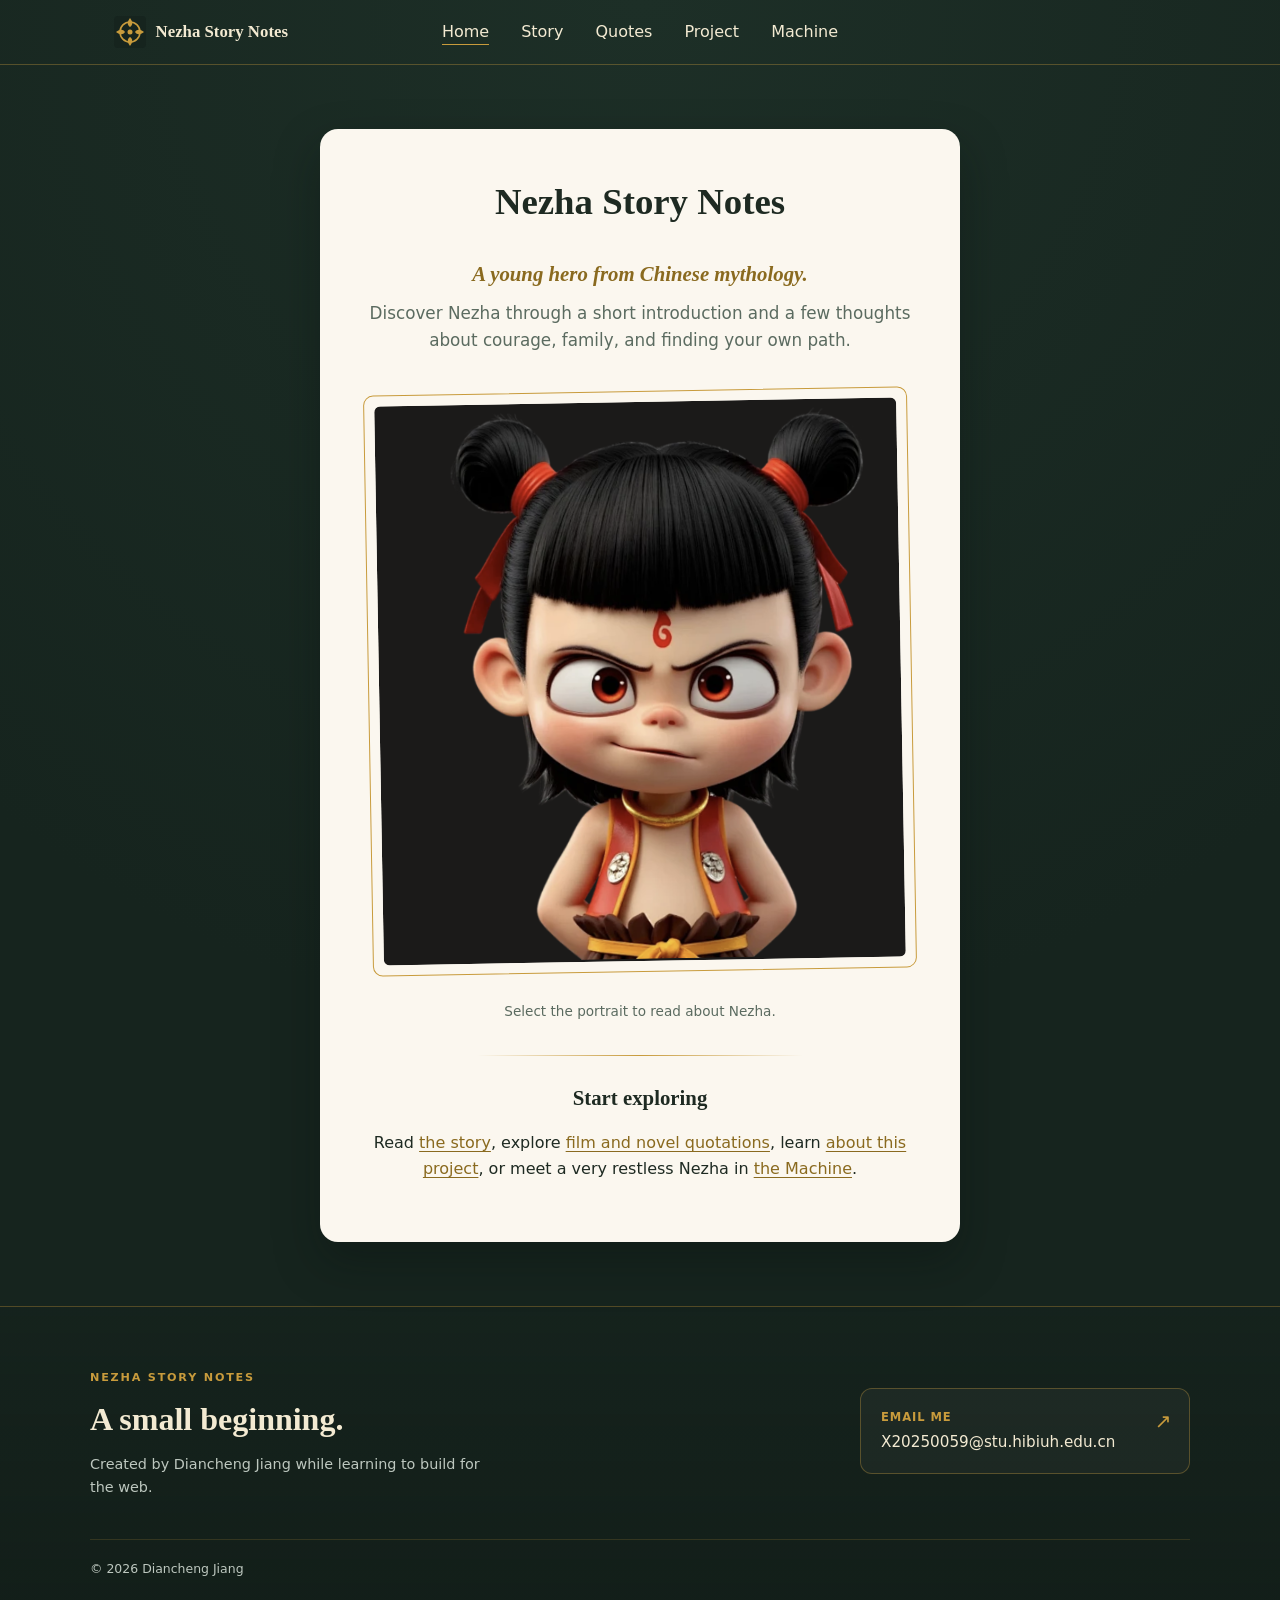
<file: index.html>
<!DOCTYPE html>
<html lang="en">
<head>
    <meta charset="UTF-8">
    <meta name="viewport" content="width=device-width, initial-scale=1.0">
    <title>Nezha Story Notes</title>
    <meta name="description" content="A simple guide to Nezha, with a short story, film quotes, and notes about the website.">
    <link rel="icon" type="image/svg+xml" href="favicon.svg">
    <link rel="icon" type="image/png" href="favicon-32.png" sizes="32x32">
    <link rel="apple-touch-icon" href="apple-touch-icon.png" sizes="180x180">
    <meta property="og:title" content="Nezha Story Notes">
    <meta property="og:description" content="A simple guide to Nezha, with a short story, film quotes, and notes about the website.">
    <meta property="og:type" content="website">
    <meta property="og:url" content="https://chengdianjiang0705-dotcom.github.io/Learning-HTML/">
    <meta property="og:image" content="https://chengdianjiang0705-dotcom.github.io/Learning-HTML/02-images/og-image.jpg">
    <meta property="og:image:width" content="1200">
    <meta property="og:image:height" content="630">
    <meta property="og:image:alt" content="Nezha Story Notes, a beginner website by Diancheng Jiang">
    <meta name="twitter:card" content="summary_large_image">
    <link rel="stylesheet" href="styles.css">
    <script src="nav.js" defer></script>
</head>
<body>
    <header class="site-header" id="site-header"></header>

    <main class="card">
        <h1>Nezha Story Notes</h1>
        <h2 class="tagline">A young hero from Chinese mythology.</h2>
        <p class="lead">Discover Nezha through a short introduction and a few thoughts about courage, family, and finding your own path.</p>

        <a class="hero-frame" href="story.html">
            <img src="nezha.png" alt="A stylised portrait of Nezha with two hair buns, a red forehead mark, and red ribbons" class="main-img" width="681" height="729">
        </a>
        <p class="image-caption">Select the portrait to read about Nezha.</p>

        <div class="divider" role="presentation"></div>
        <h2>Start exploring</h2>
        <p>Read <a href="story.html">the story</a>, explore <a href="quotes.html">film and novel quotations</a>, learn <a href="project.html">about this project</a>, or meet a very restless Nezha in <a href="machine.html">the Machine</a>.</p>
    </main>

    <footer class="site-footer" id="site-footer"></footer>
</body>
</html>
</file>
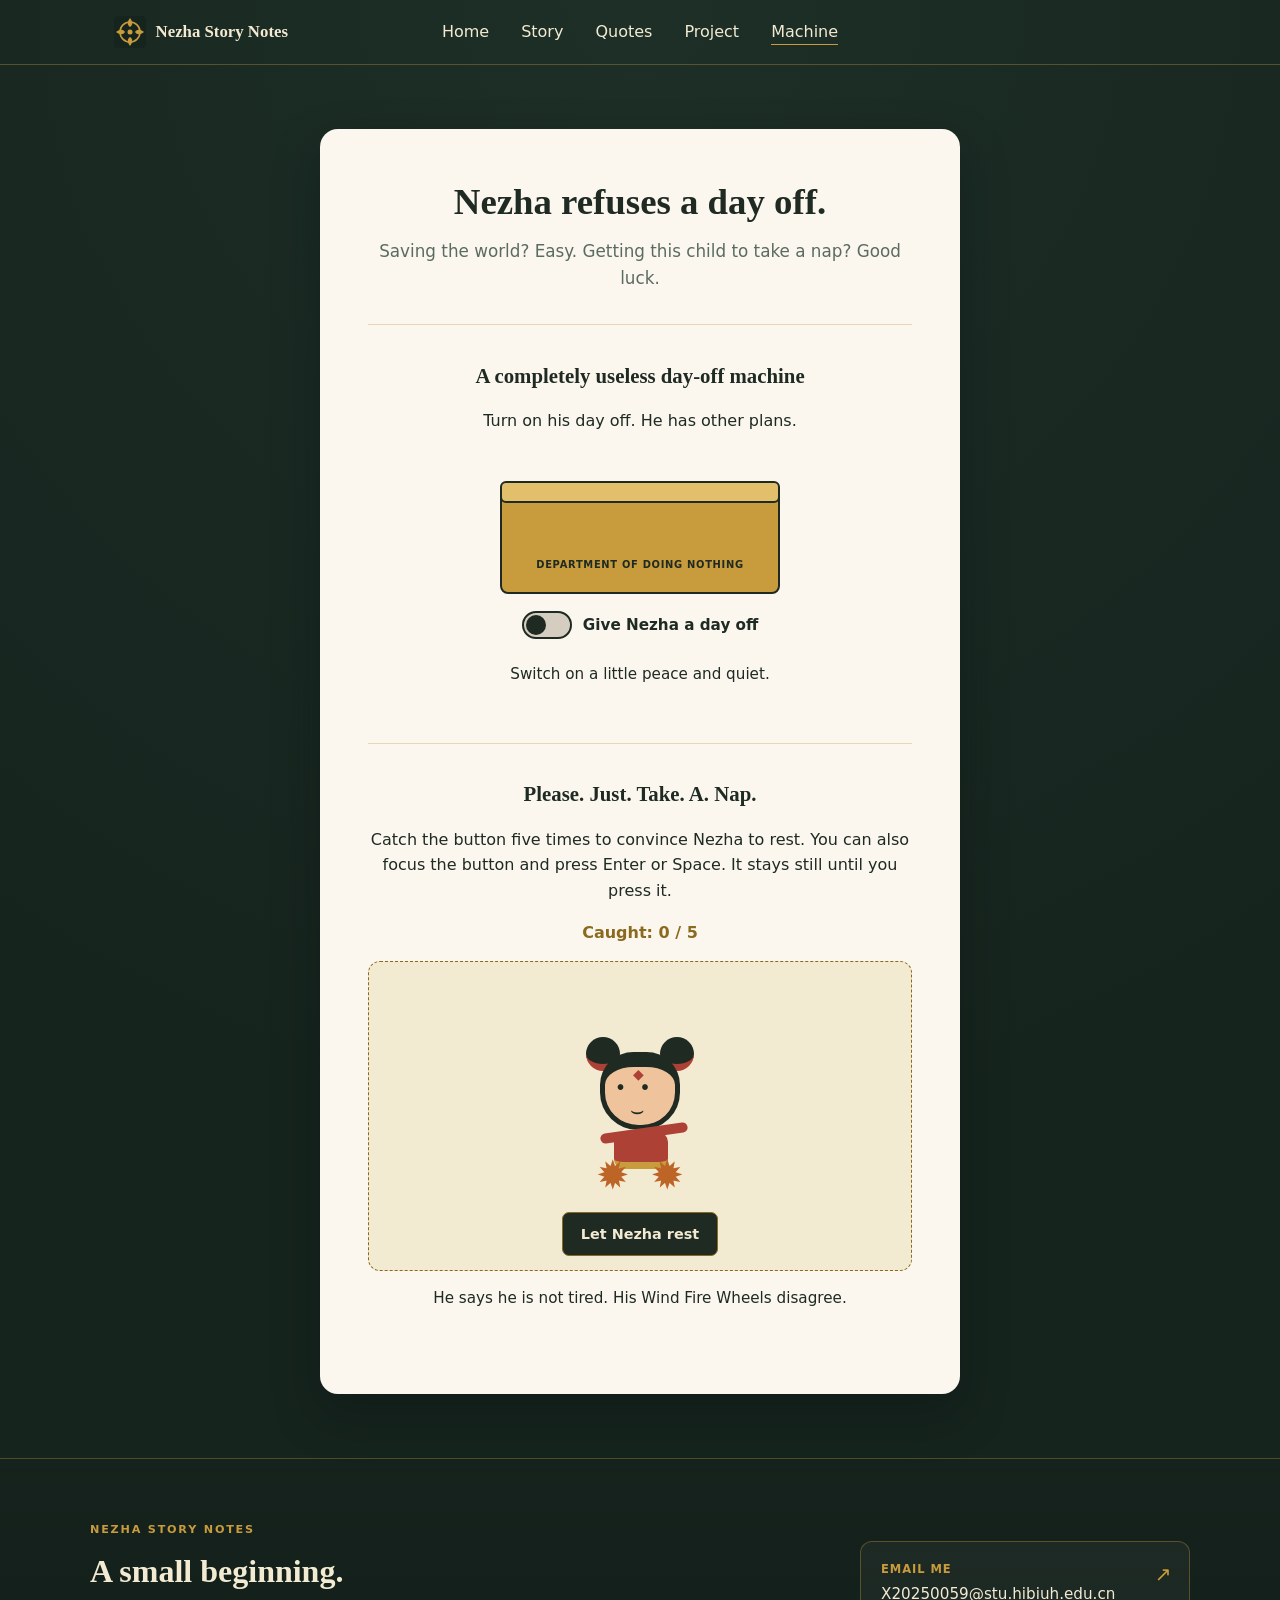
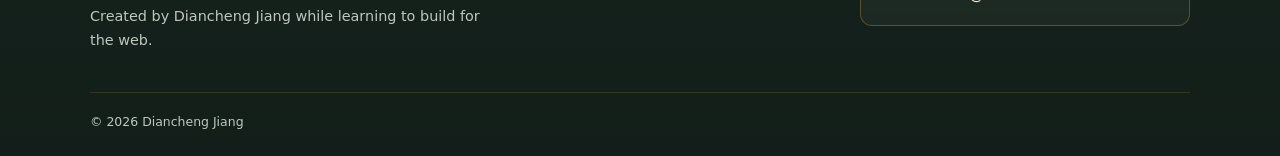
<file: machine.html>
<!DOCTYPE html>
<html lang="en">
<head>
    <meta charset="UTF-8">
    <meta name="viewport" content="width=device-width, initial-scale=1.0">
    <title>Machine — Nezha Story Notes</title>
    <meta name="description" content="Try to give Nezha a day off: a self-closing switch and a playful runaway-button game.">
    <link rel="icon" type="image/svg+xml" href="favicon.svg">
    <link rel="icon" type="image/png" href="favicon-32.png" sizes="32x32">
    <link rel="apple-touch-icon" href="apple-touch-icon.png" sizes="180x180">
    <meta property="og:title" content="Machine — Nezha Story Notes">
    <meta property="og:description" content="Try to give Nezha a day off: a self-closing switch and a playful runaway-button game.">
    <meta property="og:type" content="website">
    <meta property="og:url" content="https://chengdianjiang0705-dotcom.github.io/Learning-HTML/machine.html">
    <meta property="og:image" content="https://chengdianjiang0705-dotcom.github.io/Learning-HTML/02-images/og-image.jpg">
    <meta property="og:image:width" content="1200">
    <meta property="og:image:height" content="630">
    <meta property="og:image:alt" content="Nezha Story Notes, a beginner website by Diancheng Jiang">
    <meta name="twitter:card" content="summary_large_image">
    <link rel="stylesheet" href="styles.css">
    <script src="nav.js" defer></script>
    <script src="machine.js" defer></script>
</head>
<body>
    <header class="site-header" id="site-header"></header>
    <main class="card">
        <h1>Nezha refuses a day off.</h1>
        <p class="lead">Saving the world? Easy. Getting this child to take a nap? Good luck.</p>

        <section class="machine-section" aria-labelledby="toy-title">
            <h2 id="toy-title">A completely useless day-off machine</h2>
            <p>Turn on his day off. He has other plans.</p>
            <div class="toy-box" id="toy-box" aria-hidden="true">
                <div class="toy-lid"></div>
                <div class="toy-hand">✋</div>
                <span class="toy-label">DEPARTMENT OF DOING NOTHING</span>
            </div>
            <button class="day-off-switch" id="day-off-switch" type="button" role="switch" aria-checked="false" aria-label="Give Nezha a day off" disabled>
                <span class="switch-track" aria-hidden="true"><span></span></span>
                <span>Give Nezha a day off</span>
            </button>
            <p class="machine-status" id="toy-status" aria-live="polite">Switch on a little peace and quiet.</p>
        </section>

        <section class="machine-section" aria-labelledby="game-title">
            <h2 id="game-title">Please. Just. Take. A. Nap.</h2>
            <p>Catch the button five times to convince Nezha to rest. You can also focus the button and press Enter or Space. It stays still until you press it.</p>
            <p class="catch-counter" id="catch-counter">Caught: 0 / 5</p>
            <div class="rest-arena" id="rest-arena">
                <div class="nezha-cartoon" aria-hidden="true">
                    <span class="sleep-letters">Z z z</span>
                    <div class="hair-bun bun-left"></div>
                    <div class="hair-bun bun-right"></div>
                    <div class="nezha-face"><span class="forehead-mark">◆</span><span class="face-eyes">• •</span><span class="face-mouth">⌣</span></div>
                    <div class="red-scarf"></div>
                    <div class="little-body"></div>
                    <span class="fire-wheel wheel-left">✹</span><span class="fire-wheel wheel-right">✹</span>
                </div>
                <button class="action-button rest-button" id="rest-button" type="button" disabled>Let Nezha rest</button>
            </div>
            <p class="machine-status" id="game-status" aria-live="polite">He says he is not tired. His Wind Fire Wheels disagree.</p>
            <button class="action-button secondary-button" id="restart-game" type="button" hidden>Try again</button>
        </section>
        <noscript><p>Enable JavaScript to use the switch and play the game. The story and quotation list can still be read without it.</p></noscript>
    </main>
    <footer class="site-footer" id="site-footer"></footer>
</body>
</html>
</file>
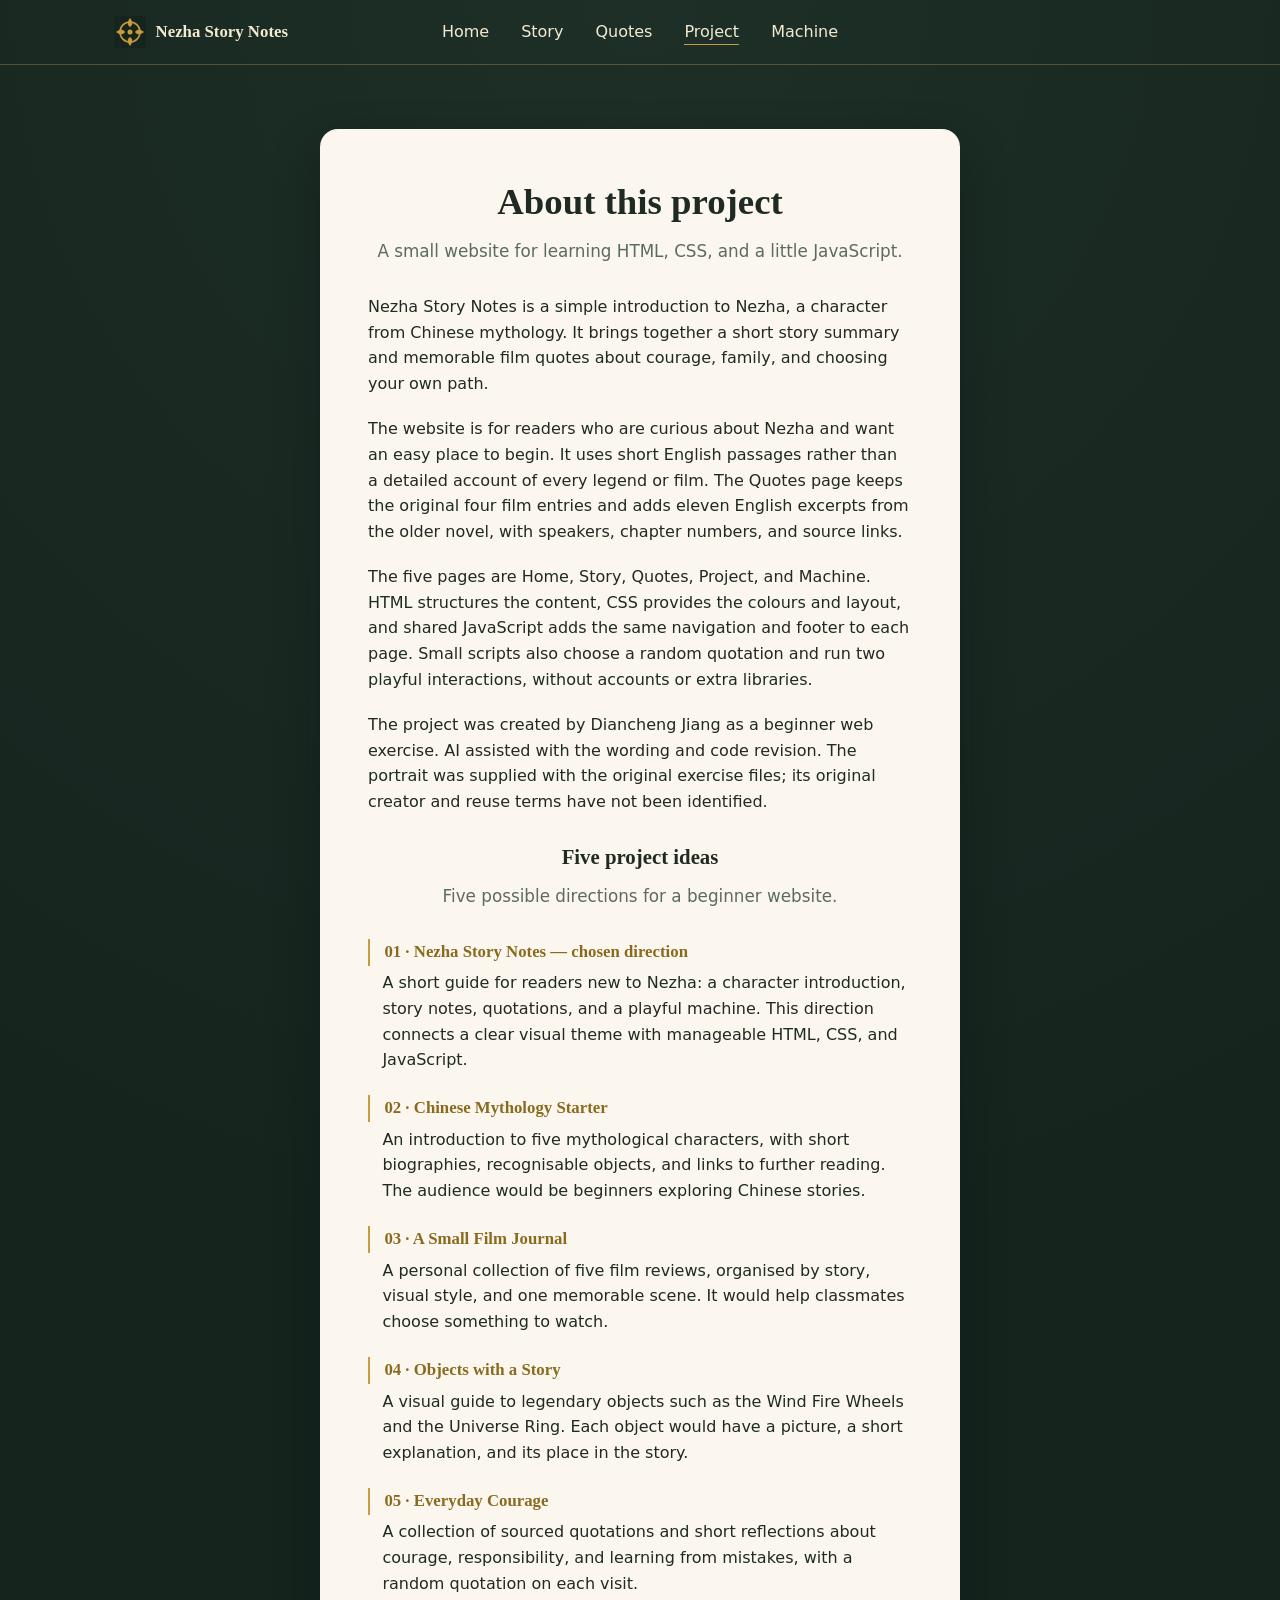
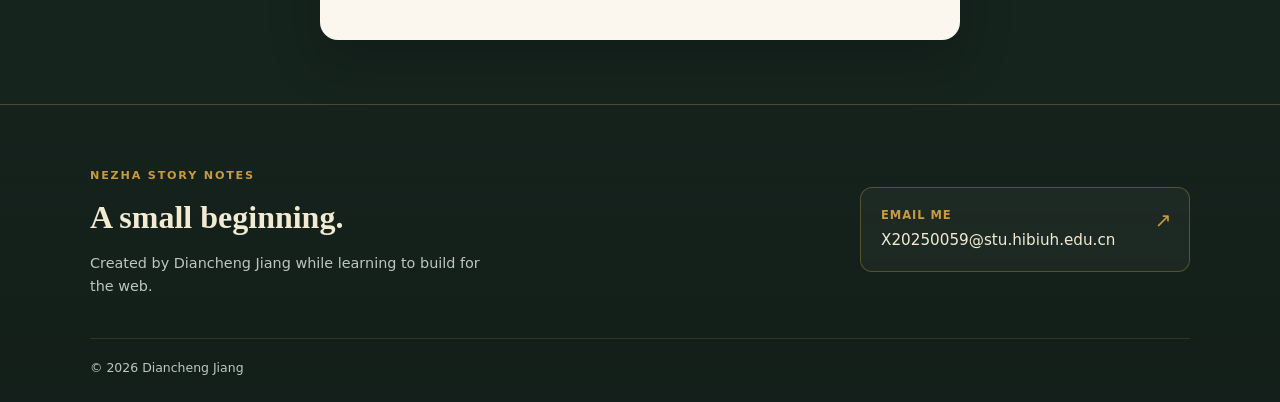
<file: project.html>
<!DOCTYPE html>
<html lang="en">
<head>
    <meta charset="UTF-8">
    <meta name="viewport" content="width=device-width, initial-scale=1.0">
    <title>About — Nezha Story Notes</title>
    <meta name="description" content="About Nezha Story Notes, a beginner website by Diancheng Jiang exploring a character from Chinese mythology.">
    <link rel="icon" type="image/svg+xml" href="favicon.svg">
    <link rel="icon" type="image/png" href="favicon-32.png" sizes="32x32">
    <link rel="apple-touch-icon" href="apple-touch-icon.png" sizes="180x180">
    <meta property="og:title" content="About — Nezha Story Notes">
    <meta property="og:description" content="About Nezha Story Notes, a beginner website by Diancheng Jiang exploring a character from Chinese mythology.">
    <meta property="og:type" content="website">
    <meta property="og:url" content="https://chengdianjiang0705-dotcom.github.io/Learning-HTML/project.html">
    <meta property="og:image" content="https://chengdianjiang0705-dotcom.github.io/Learning-HTML/02-images/og-image.jpg">
    <meta property="og:image:width" content="1200">
    <meta property="og:image:height" content="630">
    <meta property="og:image:alt" content="Nezha Story Notes, a beginner website by Diancheng Jiang">
    <meta name="twitter:card" content="summary_large_image">
    <link rel="stylesheet" href="styles.css">
    <script src="nav.js" defer></script>
</head>
<body>
    <header class="site-header" id="site-header"></header>

    <main class="card">
        <h1>About this project</h1>
        <p class="lead">A small website for learning HTML, CSS, and a little JavaScript.</p>

        <div class="reading-text">
            <p>Nezha Story Notes is a simple introduction to Nezha, a character from Chinese mythology. It brings together a short story summary and memorable film quotes about courage, family, and choosing your own path.</p>

            <p>The website is for readers who are curious about Nezha and want an easy place to begin. It uses short English passages rather than a detailed account of every legend or film. The Quotes page keeps the original four film entries and adds eleven English excerpts from the older novel, with speakers, chapter numbers, and source links.</p>

            <p>The five pages are Home, Story, Quotes, Project, and Machine. HTML structures the content, CSS provides the colours and layout, and shared JavaScript adds the same navigation and footer to each page. Small scripts also choose a random quotation and run two playful interactions, without accounts or extra libraries.</p>

            <p>The project was created by Diancheng Jiang as a beginner web exercise. AI assisted with the wording and code revision. The portrait was supplied with the original exercise files; its original creator and reuse terms have not been identified.</p>
        </div>

        <section aria-labelledby="ideas-title">
            <h2 id="ideas-title">Five project ideas</h2>
            <p class="lead">Five possible directions for a beginner website.</p>
            <dl id="project-ideas">
                <dt>01 · Nezha Story Notes — chosen direction</dt>
                <dd>A short guide for readers new to Nezha: a character introduction, story notes, quotations, and a playful machine. This direction connects a clear visual theme with manageable HTML, CSS, and JavaScript.</dd>
                <dt>02 · Chinese Mythology Starter</dt>
                <dd>An introduction to five mythological characters, with short biographies, recognisable objects, and links to further reading. The audience would be beginners exploring Chinese stories.</dd>
                <dt>03 · A Small Film Journal</dt>
                <dd>A personal collection of five film reviews, organised by story, visual style, and one memorable scene. It would help classmates choose something to watch.</dd>
                <dt>04 · Objects with a Story</dt>
                <dd>A visual guide to legendary objects such as the Wind Fire Wheels and the Universe Ring. Each object would have a picture, a short explanation, and its place in the story.</dd>
                <dt>05 · Everyday Courage</dt>
                <dd>A collection of sourced quotations and short reflections about courage, responsibility, and learning from mistakes, with a random quotation on each visit.</dd>
            </dl>
        </section>

    </main>

    <footer class="site-footer" id="site-footer"></footer>
</body>
</html>
</file>
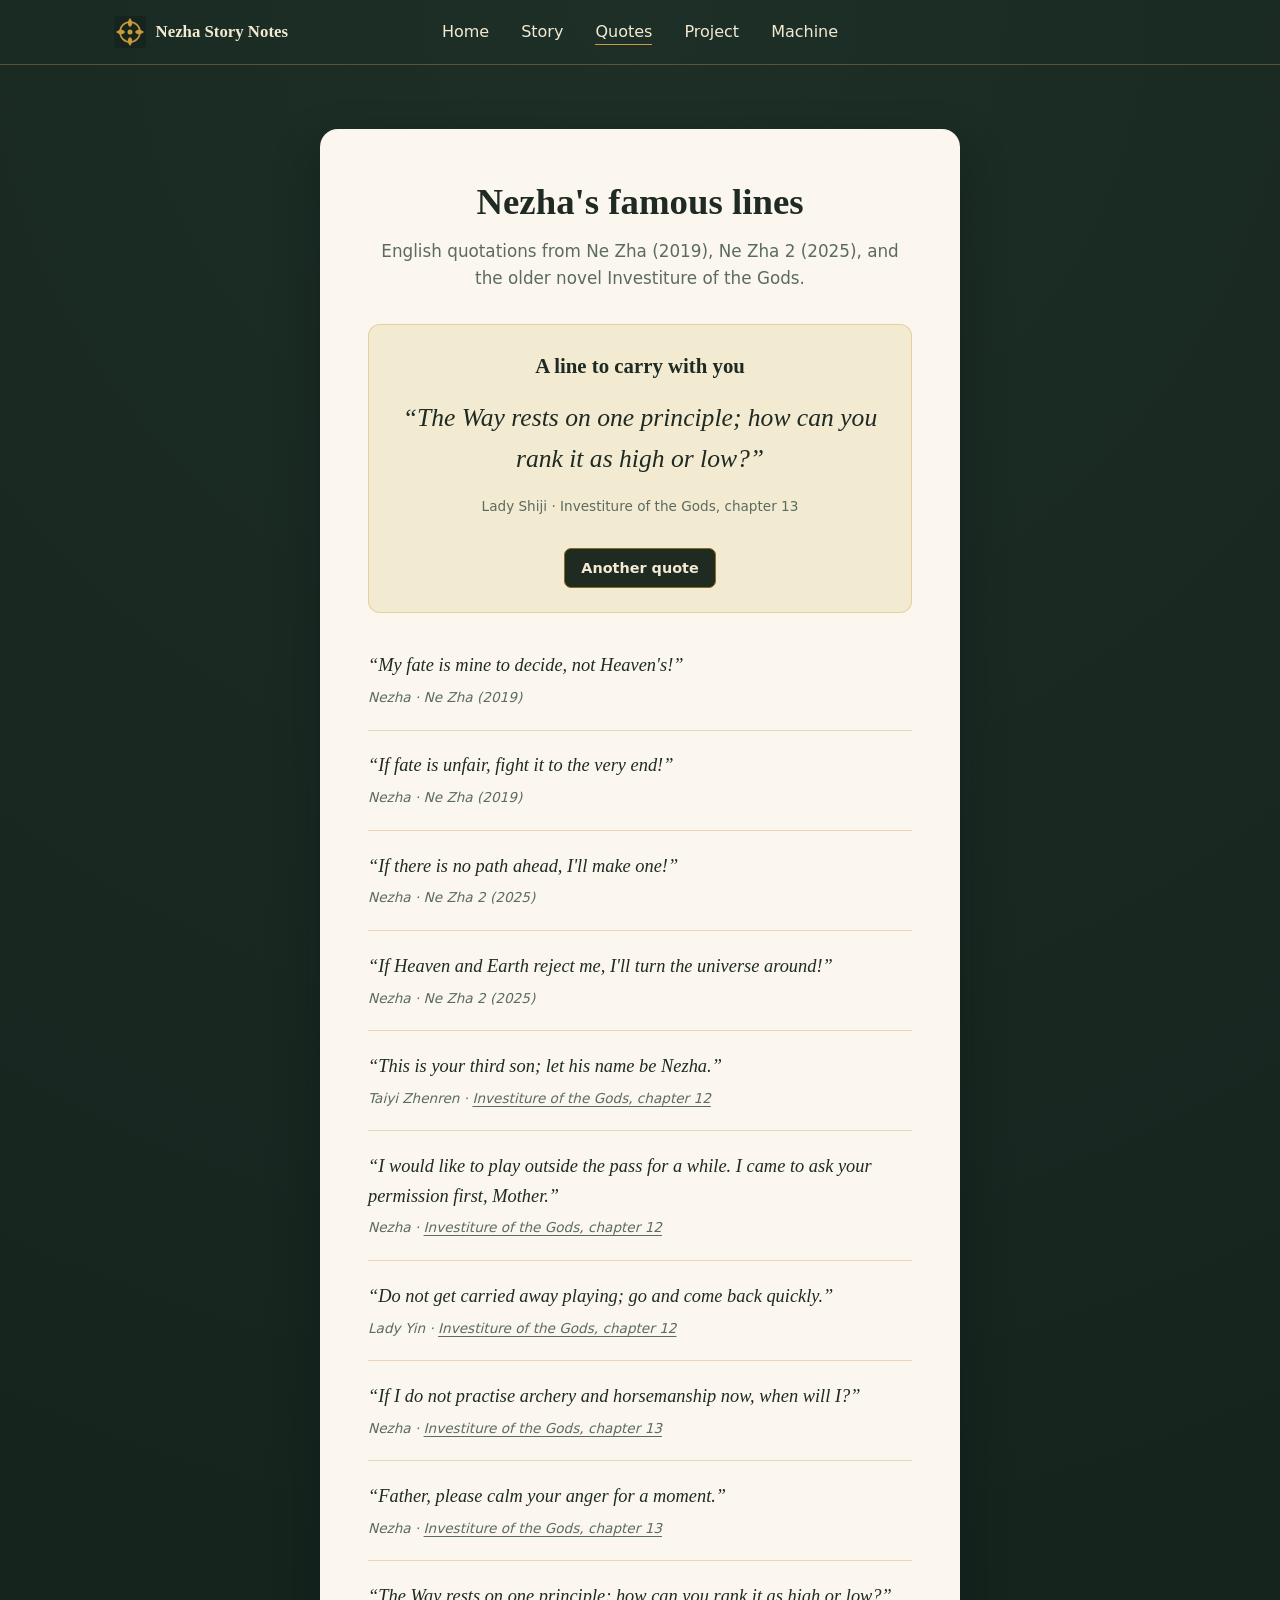
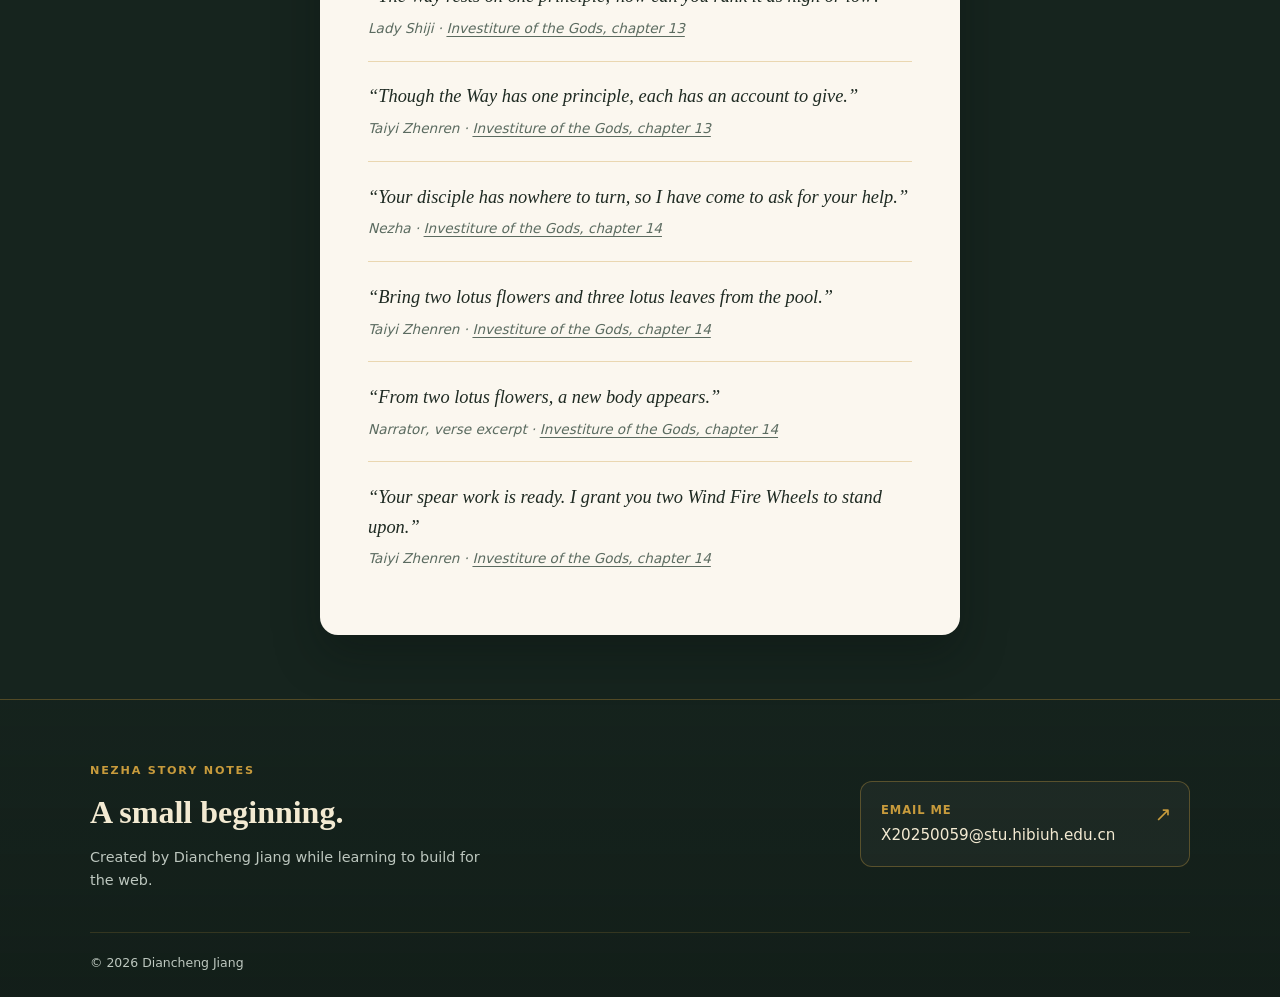
<file: quotes.html>
<!DOCTYPE html>
<html lang="en">
<head>
    <meta charset="UTF-8">
    <meta name="viewport" content="width=device-width, initial-scale=1.0">
    <title>Quotes — Nezha Story Notes</title>
    <meta name="description" content="Fifteen English quotations: four film lines and eleven passages from Nezha's story in Investiture of the Gods.">
    <link rel="icon" type="image/svg+xml" href="favicon.svg">
    <link rel="icon" type="image/png" href="favicon-32.png" sizes="32x32">
    <link rel="apple-touch-icon" href="apple-touch-icon.png" sizes="180x180">
    <meta property="og:title" content="Quotes — Nezha Story Notes">
    <meta property="og:description" content="Fifteen English quotations: four film lines and eleven passages from Nezha's story in Investiture of the Gods.">
    <meta property="og:type" content="website">
    <meta property="og:url" content="https://chengdianjiang0705-dotcom.github.io/Learning-HTML/quotes.html">
    <meta property="og:image" content="https://chengdianjiang0705-dotcom.github.io/Learning-HTML/02-images/og-image.jpg">
    <meta property="og:image:width" content="1200">
    <meta property="og:image:height" content="630">
    <meta property="og:image:alt" content="Nezha Story Notes, a beginner website by Diancheng Jiang">
    <meta name="twitter:card" content="summary_large_image">
    <link rel="stylesheet" href="styles.css">
    <script src="nav.js" defer></script>
    <script src="quotes.js" defer></script>
</head>
<body>
    <header class="site-header" id="site-header"></header>

    <main class="card">
        <h1>Nezha's famous lines</h1>
        <p class="lead">English quotations from Ne Zha (2019), Ne Zha 2 (2025), and the older novel Investiture of the Gods.</p>

        <section class="quote-hero" aria-labelledby="quote-hero-title">
            <h2 id="quote-hero-title">A line to carry with you</h2>
            <div aria-live="polite" aria-atomic="true">
                <blockquote id="random-quote">“My fate is mine to decide, not Heaven's!”</blockquote>
                <p id="random-quote-source" class="quote-theme">Nezha · Ne Zha (2019)</p>
            </div>
            <button class="action-button" id="another-quote" type="button" hidden>Another quote</button>
        </section>


        <ul class="quote-list">
            <li>
                <blockquote>“My fate is mine to decide, not Heaven's!”</blockquote>
                <cite class="quote-theme">Nezha · Ne Zha (2019)</cite>
            </li>
            <li>
                <blockquote>“If fate is unfair, fight it to the very end!”</blockquote>
                <cite class="quote-theme">Nezha · Ne Zha (2019)</cite>
            </li>
            <li>
                <blockquote>“If there is no path ahead, I'll make one!”</blockquote>
                <cite class="quote-theme">Nezha · Ne Zha 2 (2025)</cite>
            </li>
            <li>
                <blockquote>“If Heaven and Earth reject me, I'll turn the universe around!”</blockquote>
                <cite class="quote-theme">Nezha · Ne Zha 2 (2025)</cite>
            </li>
            <li>
                <blockquote>“This is your third son; let his name be Nezha.”</blockquote>
                <cite class="quote-theme">Taiyi Zhenren · <a href="https://zh.wikisource.org/wiki/封神演義/卷012">Investiture of the Gods, chapter 12</a></cite>
            </li>
            <li>
                <blockquote>“I would like to play outside the pass for a while. I came to ask your permission first, Mother.”</blockquote>
                <cite class="quote-theme">Nezha · <a href="https://zh.wikisource.org/wiki/封神演義/卷012">Investiture of the Gods, chapter 12</a></cite>
            </li>
            <li>
                <blockquote>“Do not get carried away playing; go and come back quickly.”</blockquote>
                <cite class="quote-theme">Lady Yin · <a href="https://zh.wikisource.org/wiki/封神演義/卷012">Investiture of the Gods, chapter 12</a></cite>
            </li>
            <li>
                <blockquote>“If I do not practise archery and horsemanship now, when will I?”</blockquote>
                <cite class="quote-theme">Nezha · <a href="https://zh.wikisource.org/wiki/封神演義/卷013">Investiture of the Gods, chapter 13</a></cite>
            </li>
            <li>
                <blockquote>“Father, please calm your anger for a moment.”</blockquote>
                <cite class="quote-theme">Nezha · <a href="https://zh.wikisource.org/wiki/封神演義/卷013">Investiture of the Gods, chapter 13</a></cite>
            </li>
            <li>
                <blockquote>“The Way rests on one principle; how can you rank it as high or low?”</blockquote>
                <cite class="quote-theme">Lady Shiji · <a href="https://zh.wikisource.org/wiki/封神演義/卷013">Investiture of the Gods, chapter 13</a></cite>
            </li>
            <li>
                <blockquote>“Though the Way has one principle, each has an account to give.”</blockquote>
                <cite class="quote-theme">Taiyi Zhenren · <a href="https://zh.wikisource.org/wiki/封神演義/卷013">Investiture of the Gods, chapter 13</a></cite>
            </li>
            <li>
                <blockquote>“Your disciple has nowhere to turn, so I have come to ask for your help.”</blockquote>
                <cite class="quote-theme">Nezha · <a href="https://zh.wikisource.org/wiki/封神演義/卷014">Investiture of the Gods, chapter 14</a></cite>
            </li>
            <li>
                <blockquote>“Bring two lotus flowers and three lotus leaves from the pool.”</blockquote>
                <cite class="quote-theme">Taiyi Zhenren · <a href="https://zh.wikisource.org/wiki/封神演義/卷014">Investiture of the Gods, chapter 14</a></cite>
            </li>
            <li>
                <blockquote>“From two lotus flowers, a new body appears.”</blockquote>
                <cite class="quote-theme">Narrator, verse excerpt · <a href="https://zh.wikisource.org/wiki/封神演義/卷014">Investiture of the Gods, chapter 14</a></cite>
            </li>
            <li>
                <blockquote>“Your spear work is ready. I grant you two Wind Fire Wheels to stand upon.”</blockquote>
                <cite class="quote-theme">Taiyi Zhenren · <a href="https://zh.wikisource.org/wiki/封神演義/卷014">Investiture of the Gods, chapter 14</a></cite>
            </li>
        </ul>
    </main>

    <footer class="site-footer" id="site-footer"></footer>
</body>
</html>
</file>
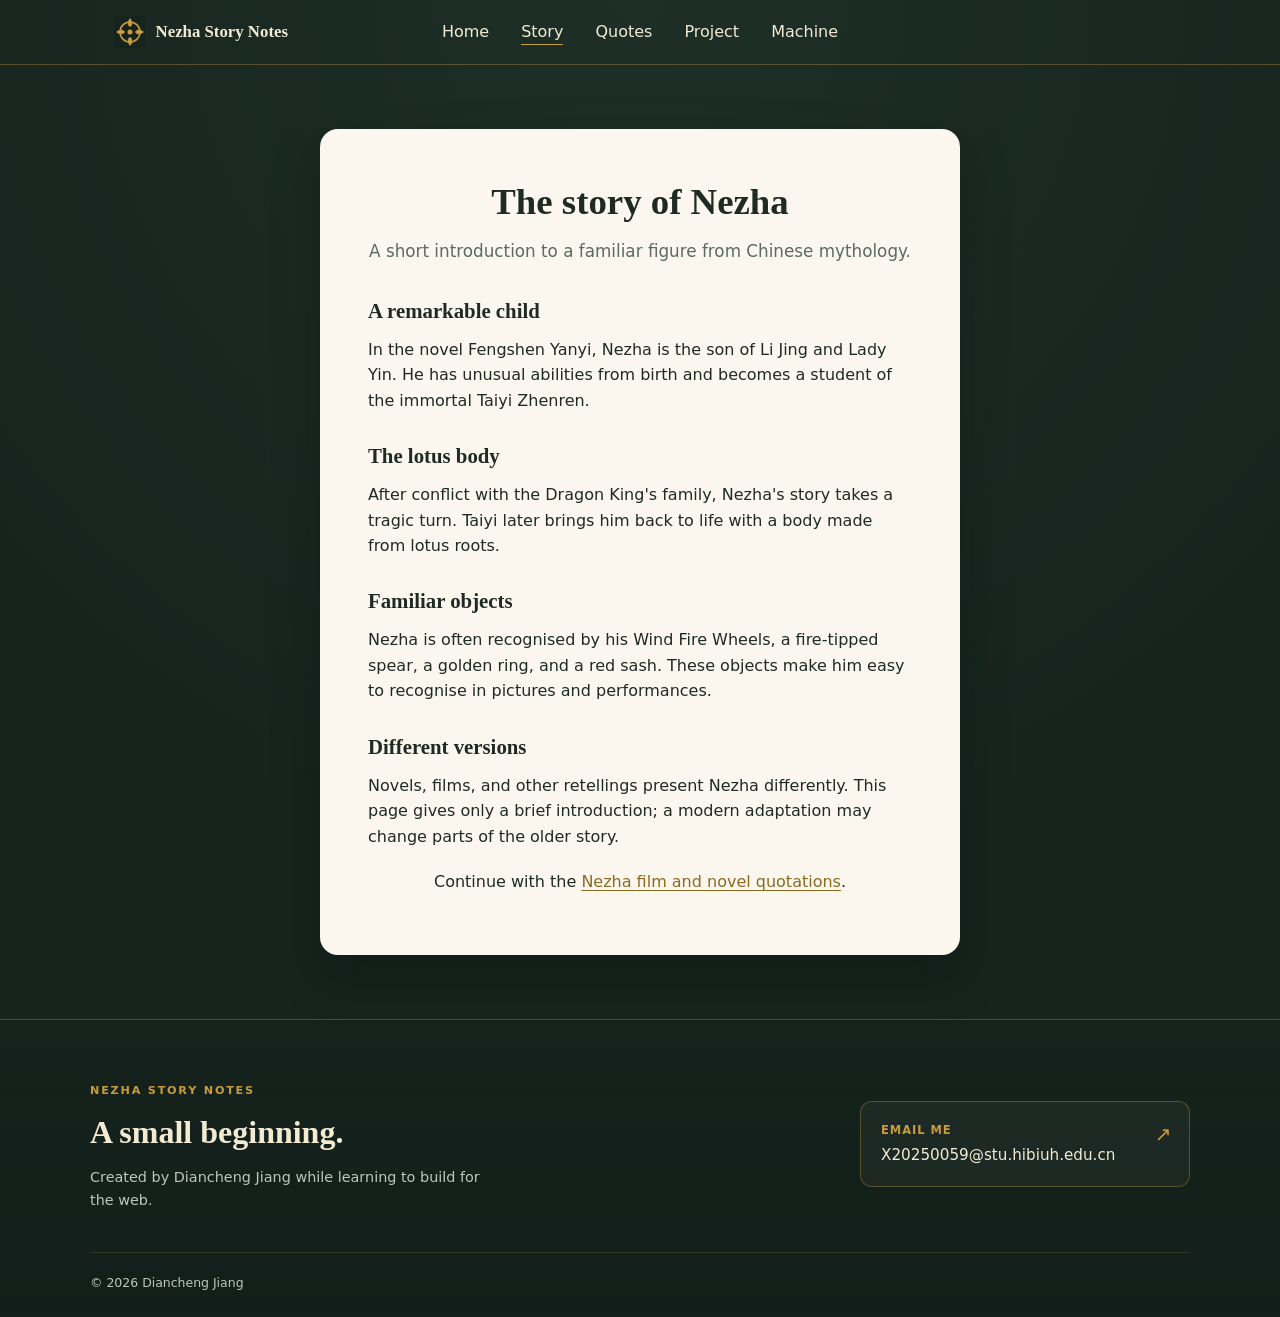
<file: story.html>
<!DOCTYPE html>
<html lang="en">
<head>
    <meta charset="UTF-8">
    <meta name="viewport" content="width=device-width, initial-scale=1.0">
    <title>Story — Nezha Story Notes</title>
    <meta name="description" content="A short introduction to Nezha, his family, the lotus body, and his familiar weapons.">
    <link rel="icon" type="image/svg+xml" href="favicon.svg">
    <link rel="icon" type="image/png" href="favicon-32.png" sizes="32x32">
    <link rel="apple-touch-icon" href="apple-touch-icon.png" sizes="180x180">
    <meta property="og:title" content="Story — Nezha Story Notes">
    <meta property="og:description" content="A short introduction to Nezha, his family, the lotus body, and his familiar weapons.">
    <meta property="og:type" content="website">
    <meta property="og:url" content="https://chengdianjiang0705-dotcom.github.io/Learning-HTML/story.html">
    <meta property="og:image" content="https://chengdianjiang0705-dotcom.github.io/Learning-HTML/02-images/og-image.jpg">
    <meta property="og:image:width" content="1200">
    <meta property="og:image:height" content="630">
    <meta property="og:image:alt" content="Nezha Story Notes, a beginner website by Diancheng Jiang">
    <meta name="twitter:card" content="summary_large_image">
    <link rel="stylesheet" href="styles.css">
    <script src="nav.js" defer></script>
</head>
<body>
    <header class="site-header" id="site-header"></header>

    <main class="card">
        <h1>The story of Nezha</h1>
        <p class="lead">A short introduction to a familiar figure from Chinese mythology.</p>

        <div class="reading-text">
            <h2>A remarkable child</h2>
            <p>In the novel Fengshen Yanyi, Nezha is the son of Li Jing and Lady Yin. He has unusual abilities from birth and becomes a student of the immortal Taiyi Zhenren.</p>

            <h2>The lotus body</h2>
            <p>After conflict with the Dragon King's family, Nezha's story takes a tragic turn. Taiyi later brings him back to life with a body made from lotus roots.</p>

            <h2>Familiar objects</h2>
            <p>Nezha is often recognised by his Wind Fire Wheels, a fire-tipped spear, a golden ring, and a red sash. These objects make him easy to recognise in pictures and performances.</p>

            <h2>Different versions</h2>
            <p>Novels, films, and other retellings present Nezha differently. This page gives only a brief introduction; a modern adaptation may change parts of the older story.</p>

        </div>

        <p>Continue with the <a href="quotes.html">Nezha film and novel quotations</a>.</p>
    </main>

    <footer class="site-footer" id="site-footer"></footer>
</body>
</html>
</file>
<file: styles.css>
:root {
    --color-bg: #16241e;
    --color-card: #fbf7ef;
    --color-ink: #1e2a22;
    --color-muted: #5b6b60;
    --color-cream: #f3ead2;
    --color-gold: #c89b3c;
    --color-gold-soft: rgba(200, 155, 60, 0.35);

    --font-display: "Fraunces", "Iowan Old Style", "Palatino Linotype", serif;
    --font-body: "Inter", "Segoe UI", system-ui, sans-serif;

    --radius-card: 18px;
    --shadow-card: 0 20px 45px rgba(10, 16, 13, 0.35);

    --content-width: 640px;
}

/* ============================================
   全局重置 Global reset
   ============================================ */
* {
    box-sizing: border-box;
}

body {
    margin: 0;
    background-color: var(--color-bg);
    background-image: radial-gradient(circle at top, #1d2f27, var(--color-bg) 60%);
    color: var(--color-cream);
    font-family: var(--font-body);
    line-height: 1.6;
    min-height: 100vh;
}

a {
    color: inherit;
}

:focus-visible {
    outline: 2px solid var(--color-gold);
    outline-offset: 3px;
}

/* ============================================
   顶部导航 Site header
   
   ============================================ */
.site-header {
    border-bottom: 1px solid var(--color-gold-soft);
}

.header-inner {
    display: grid;
    grid-template-columns: 1fr auto 1fr;
    grid-template-areas: "logo nav actions";
    align-items: center;
    gap: 1rem 1.5rem;
    max-width: 1100px;
    margin: 0 auto;
    padding: 1rem 1.5rem;
}

/* Logo */
.logo {
    grid-area: logo;
    justify-self: start;
    display: inline-flex;
    align-items: center;
    gap: 0.6rem;
    text-decoration: none;
    color: var(--color-gold);
}

.logo-mark {
    width: 32px;
    height: 32px;
    flex-shrink: 0;
}

.logo-text {
    font-family: var(--font-display);
    font-weight: 600;
    font-size: 1.05rem;
    color: var(--color-cream);
    white-space: nowrap;
}

.nav {
    grid-area: nav;
    justify-self: center;
}

.nav-list {
    list-style: none;
    display: flex;
    flex-wrap: wrap;
    justify-content: center;
    gap: 2rem;
    margin: 0;
    padding: 0;
}

.nav-list a {
    position: relative;
    text-decoration: none;
    font-weight: 500;
    color: var(--color-cream);
    padding-bottom: 4px;
    white-space: nowrap;
}

.nav-list a::after {
    content: "";
    position: absolute;
    left: 0;
    right: 0;
    bottom: 0;
    height: 1px;
    background: var(--color-gold);
    transform: scaleX(0);
    transform-origin: left;
    transition: transform 0.25s ease;
}

.nav-list a:hover::after,
.nav-list a[aria-current="page"]::after {
    transform: scaleX(1);
}

/* 操作按钮 Action buttons */
.header-actions {
    grid-area: actions;
    justify-self: end;
    display: flex;
    align-items: center;
    gap: 0.7rem;
}

.btn {
    display: inline-flex;
    align-items: center;
    justify-content: center;
    text-decoration: none;
    font-family: var(--font-body);
    font-size: 0.88rem;
    font-weight: 500;
    border-radius: 999px;
    transition: background-color 0.2s ease, color 0.2s ease, border-color 0.2s ease;
}

.btn-primary {
    padding: 0.5rem 1.15rem;
    background: var(--color-gold);
    color: var(--color-ink);
}

.btn-primary:hover {
    background: #dcae4d;
}

.btn-ghost {
    width: 36px;
    height: 36px;
    border: 1px solid var(--color-gold-soft);
    color: var(--color-cream);
}

.btn-ghost svg {
    width: 17px;
    height: 17px;
}

.btn-ghost:hover {
    border-color: var(--color-gold);
    color: var(--color-gold);
}

/* ============================================
   主卡片 Main content card
   ============================================ */
.card {
    width: min(90%, var(--content-width));
    margin: 4rem auto;
    padding: 2.75rem 3rem;
    background-color: var(--color-card);
    color: var(--color-ink);
    border-radius: var(--radius-card);
    box-shadow: var(--shadow-card);
    text-align: center;
}

.card h1 {
    font-family: var(--font-display);
    font-size: clamp(1.6rem, 1.2rem + 1.5vw, 2.3rem);
    font-weight: 600;
    margin: 0 0 0.4rem;
}

.card h2 {
    font-family: var(--font-display);
    font-size: 1.3rem;
    font-weight: 600;
    margin: 1.6rem 0 0.6rem;
}

.tagline {
    color: #8a6a1f;
    font-style: italic;
    margin-top: 0.2rem;
}

.lead {
    font-size: 1.05rem;
    color: var(--color-muted);
    margin: 0 0 1.8rem;
}

.card p a {
    color: #8a6a1f;
    text-decoration: underline;
    text-underline-offset: 3px;
}

.card p a:hover {
    color: var(--color-gold);
}

/* ============================================
   主图 / 相框效果 Hero image frame
   ============================================ */
.hero-frame {
    display: inline-block;
    margin: 0.5rem 0 0.5rem;
    padding: 10px;
    background: var(--color-card);
    border: 1px solid var(--color-gold);
    border-radius: 10px;
    transform: rotate(-1deg);
    transition: transform 0.3s ease;
}

.hero-frame:hover,
.hero-frame:focus-visible {
    transform: rotate(0deg);
}

.main-img {
    display: block;
    width: 100%;
    max-width: 100%;
    height: auto;
    border-radius: 6px;
}

/* ============================================
   分隔线 Divider between hero and quotes section
   ============================================ */
.divider {
    height: 1px;
    margin: 2rem auto 0;
    width: 60%;
    background: linear-gradient(to right, transparent, var(--color-gold), transparent);
}

/* ============================================
   页脚 Footer
   ============================================ */
.site-footer {
    border-top: 1px solid var(--color-gold-soft);
    padding: 3.5rem 1.5rem 1.5rem;
    color: #bdc7bf;
    background: linear-gradient(180deg, rgba(10, 16, 13, 0.08), rgba(10, 16, 13, 0.28));
}

.footer-inner {
    width: min(100%, 1100px);
    margin: 0 auto;
    display: grid;
    grid-template-columns: minmax(0, 1fr) minmax(250px, 330px);
    gap: 2.5rem 4rem;
}

.footer-brand h2 {
    margin: 0.35rem 0 0.5rem;
    color: var(--color-cream);
    font-family: var(--font-display);
    font-size: clamp(1.6rem, 1.2rem + 1vw, 2.1rem);
    font-weight: 600;
}

.footer-brand p {
    max-width: 390px;
    margin: 0;
    font-size: 0.9rem;
}

.footer-kicker {
    color: var(--color-gold);
    font-size: 0.7rem;
    font-weight: 600;
    letter-spacing: 0.16em;
}

.footer-email {
    position: relative;
    display: flex;
    flex-direction: column;
    gap: 0.25rem;
    align-self: center;
    padding: 1.15rem 3rem 1.15rem 1.25rem;
    border: 1px solid var(--color-gold-soft);
    border-radius: 12px;
    color: var(--color-cream);
    text-decoration: none;
    background: rgba(251, 247, 239, 0.04);
    transition: border-color 0.2s ease, background-color 0.2s ease, transform 0.2s ease;
}

.footer-email:hover {
    border-color: var(--color-gold);
    background: rgba(200, 155, 60, 0.1);
    transform: translateY(-2px);
}

.footer-email-label {
    color: var(--color-gold);
    font-size: 0.72rem;
    font-weight: 600;
    letter-spacing: 0.08em;
    text-transform: uppercase;
}

.footer-email-address {
    font-size: 0.95rem;
    overflow-wrap: anywhere;
}

.footer-email-arrow {
    position: absolute;
    top: 1rem;
    right: 1.1rem;
    color: var(--color-gold);
    font-size: 1.25rem;
}

.footer-bottom {
    grid-column: 1 / -1;
    display: flex;
    justify-content: space-between;
    gap: 1rem;
    padding-top: 1.2rem;
    border-top: 1px solid rgba(200, 155, 60, 0.18);
    font-size: 0.78rem;
}

/* Simple text pages and image caption */
.reading-text,
.source-list {
    text-align: left;
}

.reading-text p {
    margin: 0 0 1.25rem;
}

.source-list {
    padding-left: 1.25rem;
}

.source-list a {
    color: #8a6a1f;
    text-underline-offset: 3px;
}

.image-caption,
.source-note {
    font-size: 0.85rem;
    color: var(--color-muted);
}

/* ============================================
   项目列表 Project idea list (project.html)
   ============================================ */
.card dl {
    text-align: left;
    margin: 1.6rem 0 0;
}

.card dt {
    font-family: var(--font-display);
    font-size: 1.05rem;
    font-weight: 600;
    color: #8a6a1f;
    margin-top: 1.4rem;
    padding-left: 0.9rem;
    border-left: 2px solid var(--color-gold);
}

.card dt:first-child {
    margin-top: 0;
}

.card dd {
    margin: 0.3rem 0 0;
    padding-left: 0.9rem;
    color: var(--color-ink);
}

/* ============================================
   语录列表 Quotes list (quotes.html)
   ============================================ */
.quote-list {
    list-style: none;
    margin: 1.6rem 0 0;
    padding: 0;
    text-align: left;
}

.quote-list li {
    padding: 1.3rem 0;
    border-top: 1px solid var(--color-gold-soft);
}

.quote-list li:first-child {
    border-top: none;
    padding-top: 0.4rem;
}

.quote-list blockquote {
    margin: 0 0 0.4rem;
    font-family: var(--font-display);
    font-size: 1.15rem;
    font-style: italic;
    color: var(--color-ink);
}

.quote-theme {
    display: block;
    font-size: 0.85rem;
    color: var(--color-muted);
}

/* ============================================
   动效偏好 Respect reduced-motion preference
   ============================================ */

/* Quotation hero and two small classroom interactions. */
.quote-hero {
    margin: 2rem 0;
    padding: 1.5rem;
    border: 1px solid var(--color-gold-soft);
    border-radius: 12px;
    background: #f3ead2;
}

.quote-hero h2 { margin-top: 0; }
.quote-hero blockquote {
    margin: 1rem 0;
    font-family: var(--font-display);
    font-size: clamp(1.25rem, 3vw, 1.6rem);
    font-style: italic;
}

.action-button {
    border: 1px solid #8a6a1f;
    border-radius: 7px;
    padding: 0.7rem 1rem;
    background: var(--color-ink);
    color: var(--color-cream);
    font: 600 0.9rem var(--font-body);
    cursor: pointer;
}
.action-button:hover { background: #344d3c; }
.action-button:disabled { opacity: 0.6; cursor: default; }
.quote-hero .action-button { margin-top: 1rem; }
.quote-theme a { text-underline-offset: 3px; }
.machine-section { border-top: 1px solid var(--color-gold-soft); margin-top: 2rem; padding-top: 0.5rem; }
.machine-status { min-height: 3.2em; font-size: 0.95rem; }
.catch-counter { font-weight: 700; color: #8a6a1f; }
.secondary-button { background: transparent; color: var(--color-ink); }
.secondary-button:hover { background: var(--color-cream); }

.toy-box {
    position: relative;
    width: min(100%, 280px);
    height: 105px;
    margin: 3.5rem auto 1rem;
    border: 2px solid var(--color-ink);
    border-radius: 8px;
    background: #c89b3c;
}
.toy-lid {
    position: absolute;
    inset: -10px -2px auto;
    height: 22px;
    border: 2px solid var(--color-ink);
    border-radius: 6px;
    background: #e3bf6b;
    transform-origin: left center;
    transition: transform 0.25s;
    z-index: 2;
}
.toy-hand { position: absolute; top: 20px; right: 28px; font-size: 2.4rem; opacity: 0; transition: transform 0.3s, opacity 0.2s; }
.toy-label { position: absolute; bottom: 20px; left: 10px; right: 10px; font-size: 0.62rem; font-weight: 700; letter-spacing: 0.07em; }
.is-open .toy-lid { transform: rotate(-22deg); }
.is-open .toy-hand { opacity: 1; transform: translateY(-54px) rotate(25deg); }
.day-off-switch { display: inline-flex; align-items: center; gap: 0.7rem; border: 0; background: transparent; color: var(--color-ink); font: 600 0.95rem var(--font-body); cursor: pointer; }
.switch-track { width: 50px; height: 28px; border: 2px solid var(--color-ink); border-radius: 20px; padding: 2px; background: #d4cdc0; }
.switch-track > span { display: block; width: 20px; height: 20px; background: var(--color-ink); border-radius: 50%; transition: transform 0.2s; }
[aria-checked="true"] .switch-track { background: var(--color-gold); }
[aria-checked="true"] .switch-track > span { transform: translateX(22px); }

.rest-arena { position: relative; height: 310px; border: 1px dashed #8a6a1f; border-radius: 12px; background: #f3ead2; }
.rest-button { position: absolute; left: calc(50% - 78px); top: calc(100% - 58px); width: 156px; min-height: 44px; padding: 0.6rem; }
.nezha-cartoon { position: absolute; width: 128px; height: 170px; top: 65px; left: calc(50% - 64px); transform-origin: center 75%; transition: transform 0.4s; pointer-events: none; }
.hair-bun { position: absolute; top: 10px; width: 34px; height: 34px; border-radius: 50%; background: #1e2a22; border-bottom: 7px solid #ad4136; }
.bun-left { left: 10px; } .bun-right { right: 10px; }
.nezha-face { position: absolute; left: 24px; top: 25px; width: 80px; height: 78px; border: 5px solid #1e2a22; border-top-width: 15px; border-radius: 42% 42% 48% 48%; background: #efc39c; }
.forehead-mark { position: absolute; left: 28px; top: -4px; font-size: 14px; color: #ad4136; }
.face-eyes { position: absolute; top: 9px; left: 12px; letter-spacing: 6px; font: 700 20px sans-serif; white-space: nowrap; }
.face-mouth { position: absolute; bottom: -3px; left: 25px; font-size: 22px; }
.red-scarf { position: absolute; top: 101px; left: 24px; width: 88px; height: 10px; border-radius: 5px; background: #ad4136; transform: rotate(-8deg); z-index: 1; }
.little-body { position: absolute; top: 105px; left: 38px; width: 54px; height: 37px; border-radius: 10px; background: #ad4136; border-bottom: 7px solid #c89b3c; }
.fire-wheel { position: absolute; top: 128px; font-size: 40px; line-height: 1; color: #bd6427; animation: wheel-turn 3s linear infinite; }
.wheel-left { left: 20px; } .wheel-right { right: 20px; }
.sleep-letters { position: absolute; top: -30px; left: 70px; opacity: 0; font: italic 700 24px Georgia, serif; color: #5b6b60; }
.is-resting .nezha-cartoon { transform: rotate(-75deg) translateX(-5px); }
.is-resting .sleep-letters { opacity: 1; }
.is-resting .fire-wheel { animation-play-state: paused; }
.is-resting .face-eyes { font-size: 0; }
.is-resting .face-eyes::after { content: '− −'; font-size: 18px; }
.is-awake .nezha-cartoon { animation: wake-up 0.6s ease; }
@keyframes wheel-turn { to { transform: rotate(360deg); } }
@keyframes wake-up { 50% { transform: translateY(-25px) rotate(8deg); } }

@media (prefers-reduced-motion: reduce) {
    .hero-frame,
    .nav-list a::after {
        transition: none;
    }
    .toy-lid, .toy-hand, .switch-track > span, .nezha-cartoon { transition: none; }
    .fire-wheel, .is-awake .nezha-cartoon { animation: none; }
}

/* ============================================
   响应式 Responsive breakpoints
   ============================================ */
@media (max-width: 720px) {
    .header-inner {
        grid-template-columns: 1fr auto;
        grid-template-areas:
            "logo actions"
            "nav   nav";
        row-gap: 0.8rem;
    }

    .nav-list {
        gap: 1.2rem 1.6rem;
    }
}

@media (max-width: 600px) {
    .card {
        padding: 2rem 1.5rem;
        margin: 2.5rem auto;
    }

    .site-footer {
        padding-top: 2.5rem;
    }

    .footer-inner {
        grid-template-columns: 1fr;
        gap: 1.8rem;
    }

    .footer-email {
        width: 100%;
    }

    .footer-bottom {
        flex-direction: column;
        gap: 0.35rem;
    }
}

@media (max-width: 360px) {
    .logo-text {
        display: none;
    }
}
</file>
